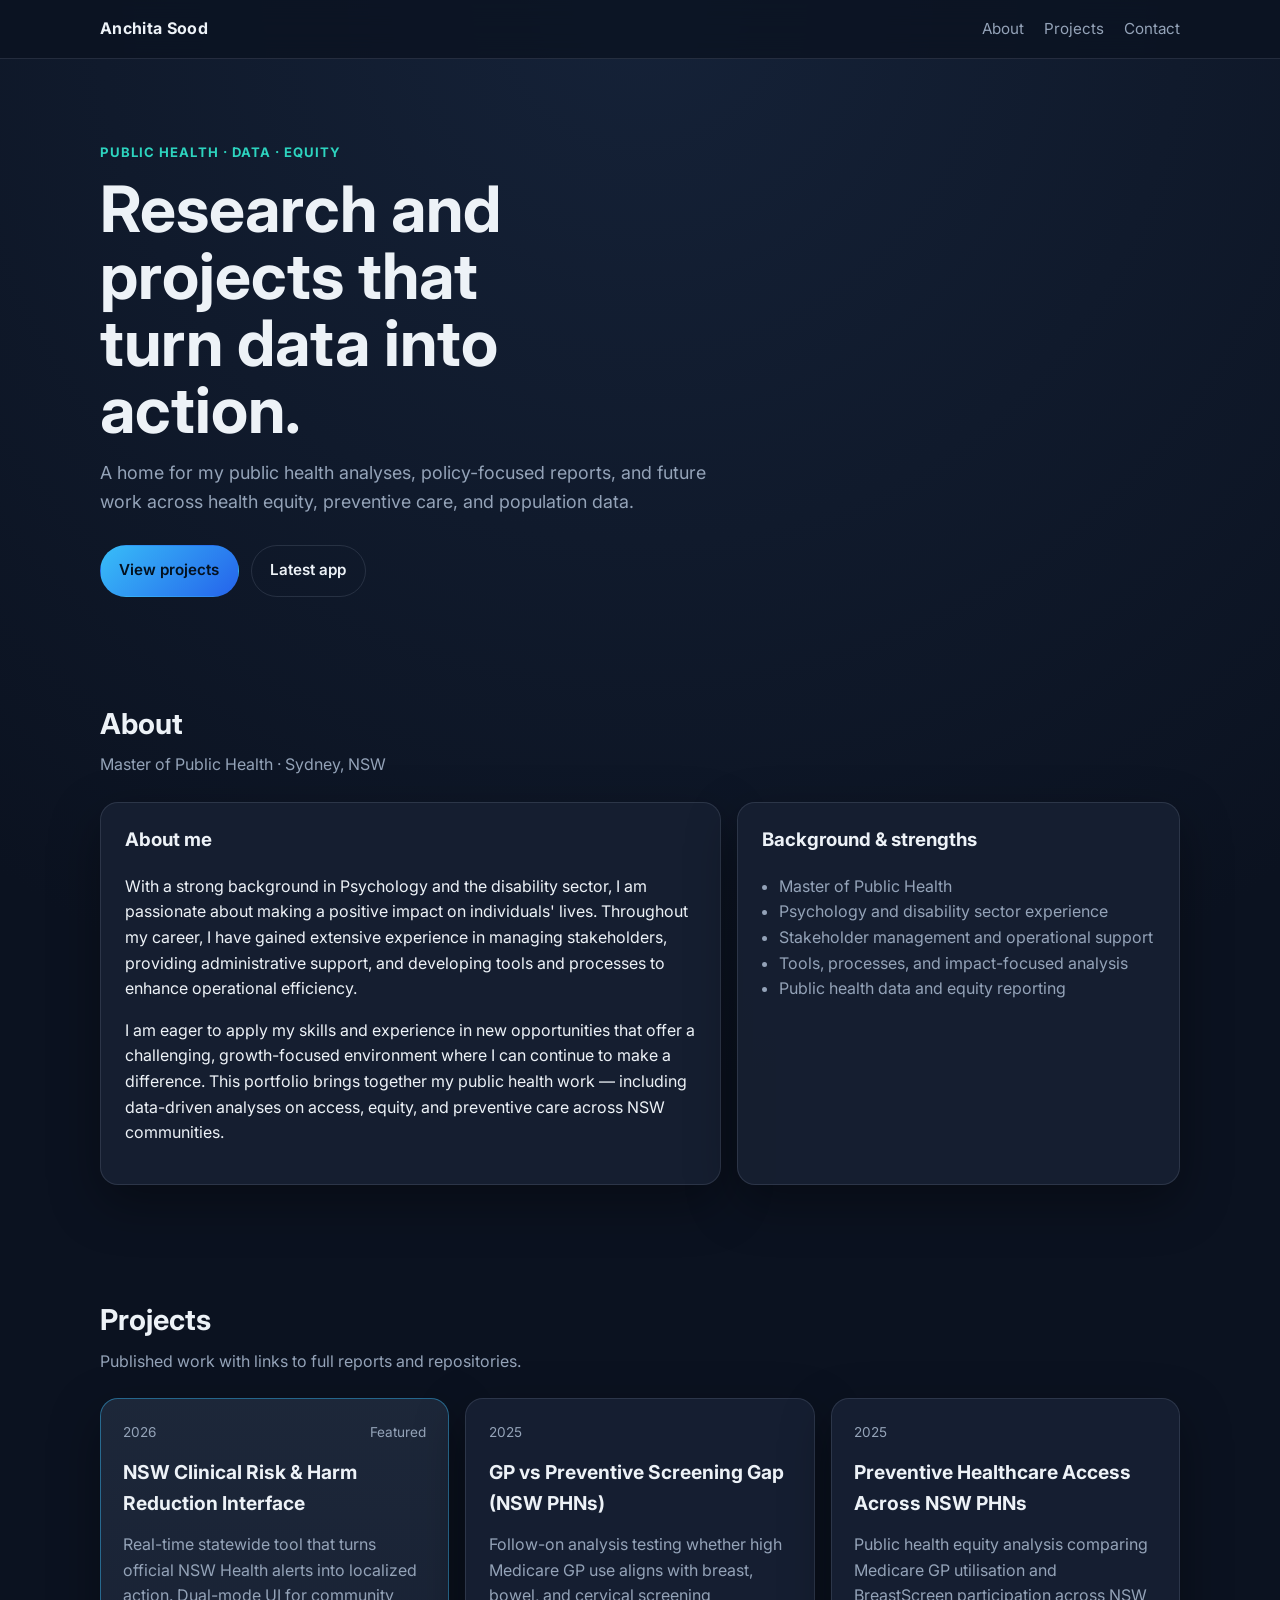
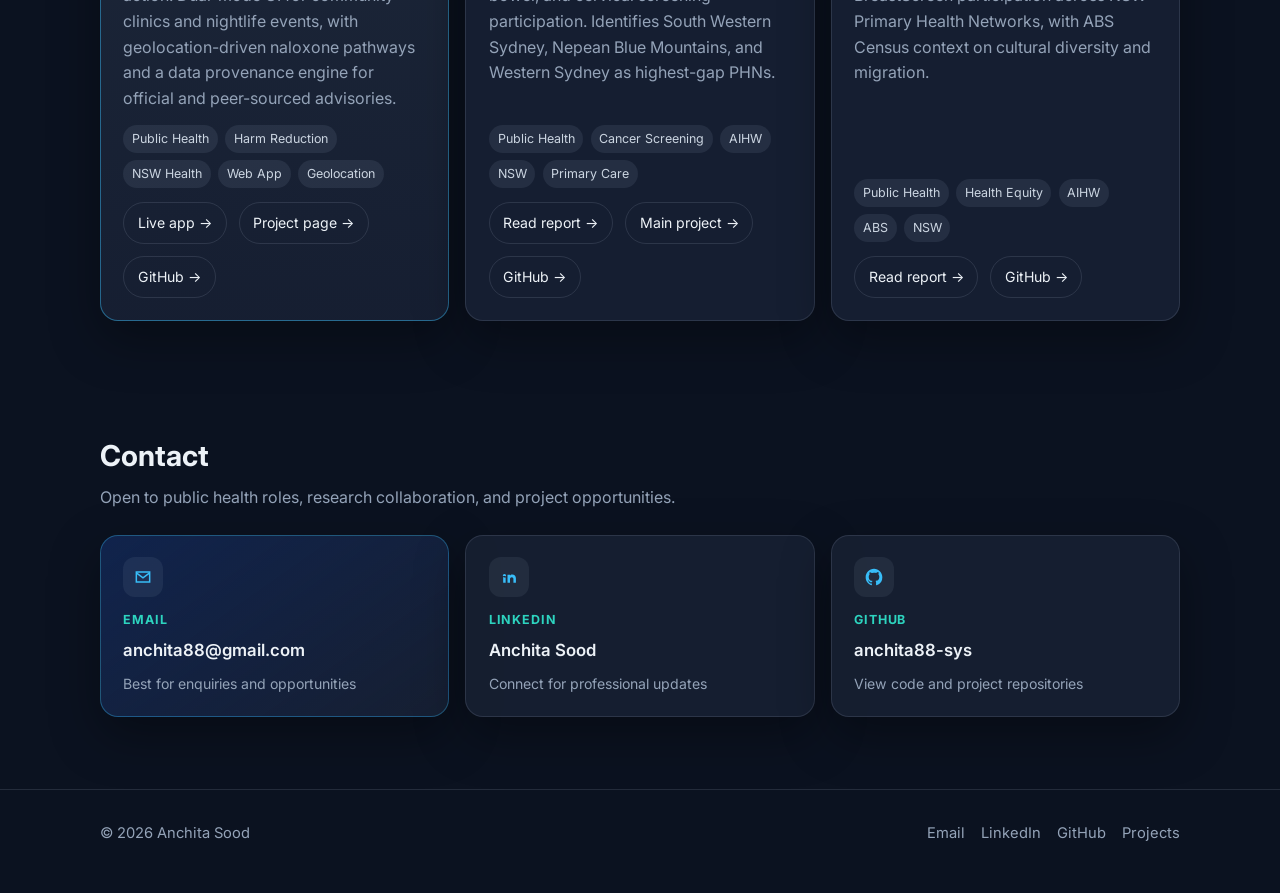
<file: index.html>
<!DOCTYPE html>
<html lang="en">
<head>
  <!-- Google tag (gtag.js) -->
  <script async src="https://www.googletagmanager.com/gtag/js?id=G-G775LLCF8V"></script>
  <script>
    window.dataLayer = window.dataLayer || [];
    function gtag(){dataLayer.push(arguments);}
    gtag('js', new Date());
    gtag('config', 'G-G775LLCF8V');
  </script>
  <meta charset="UTF-8" />
  <meta name="viewport" content="width=device-width, initial-scale=1.0" />
  <meta name="description" content="Anchita Sood — public health, data analysis, and health equity projects." />
  <title>Anchita Sood · Projects</title>
  <link rel="preconnect" href="https://fonts.googleapis.com" />
  <link rel="preconnect" href="https://fonts.gstatic.com" crossorigin />
  <link href="https://fonts.googleapis.com/css2?family=Inter:wght@400;600;700&display=swap" rel="stylesheet" />
  <link rel="stylesheet" href="assets/styles.css" />
</head>
<body>
  <header class="site-header">
    <div class="container nav">
      <a class="brand" href="#top">Anchita Sood</a>
      <nav class="nav-links" aria-label="Primary">
        <a href="#about">About</a>
        <a href="#projects">Projects</a>
        <a href="#contact">Contact</a>
      </nav>
    </div>
  </header>

  <main id="top">
    <section class="hero">
      <div class="container">
        <span class="eyebrow">Public health · Data · Equity</span>
        <h1>Research and projects that turn data into action.</h1>
        <p class="lead">
          A home for my public health analyses, policy-focused reports, and future work across
          health equity, preventive care, and population data.
        </p>
        <div class="hero-actions">
          <a class="button button-primary" href="#projects">View projects</a>
          <a
            class="button button-secondary"
            href="https://anchita88-sys.github.io/sentinel-AOD/"
            target="_blank"
            rel="noopener noreferrer"
          >
            Latest app
          </a>
        </div>
      </div>
    </section>

    <section class="section" id="about">
      <div class="container">
        <div class="section-header">
          <h2>About</h2>
          <p>Master of Public Health · Sydney, NSW</p>
        </div>
        <div class="about-grid">
          <article class="panel">
            <h3>About me</h3>
            <p>
              With a strong background in Psychology and the disability sector, I am passionate
              about making a positive impact on individuals' lives. Throughout my career, I have
              gained extensive experience in managing stakeholders, providing administrative support,
              and developing tools and processes to enhance operational efficiency.
            </p>
            <p>
              I am eager to apply my skills and experience in new opportunities that offer a
              challenging, growth-focused environment where I can continue to make a difference.
              This portfolio brings together my public health work — including data-driven analyses
              on access, equity, and preventive care across NSW communities.
            </p>
          </article>
          <article class="panel">
            <h3>Background &amp; strengths</h3>
            <ul>
              <li>Master of Public Health</li>
              <li>Psychology and disability sector experience</li>
              <li>Stakeholder management and operational support</li>
              <li>Tools, processes, and impact-focused analysis</li>
              <li>Public health data and equity reporting</li>
            </ul>
          </article>
        </div>
      </div>
    </section>

    <section class="section" id="projects">
      <div class="container">
        <div class="section-header">
          <h2>Projects</h2>
          <p>Published work with links to full reports and repositories.</p>
        </div>
        <div class="projects-grid" id="projects-grid"></div>
      </div>
    </section>

    <section class="section contact-section" id="contact">
      <div class="container">
        <div class="section-header">
          <h2>Contact</h2>
          <p>Open to public health roles, research collaboration, and project opportunities.</p>
        </div>
        <div class="contact-grid">
          <a class="contact-card contact-card-primary" href="mailto:anchita88@gmail.com">
            <span class="contact-icon" aria-hidden="true">
              <svg viewBox="0 0 24 24" fill="none" stroke="currentColor" stroke-width="1.8">
                <path d="M4 6h16v12H4z"/><path d="m4 7 8 6 8-6"/>
              </svg>
            </span>
            <span class="contact-label">Email</span>
            <span class="contact-value">anchita88@gmail.com</span>
            <span class="contact-hint">Best for enquiries and opportunities</span>
          </a>

          <a
            class="contact-card"
            href="https://www.linkedin.com/in/anchita-sood-765087220"
            target="_blank"
            rel="noopener noreferrer"
          >
            <span class="contact-icon" aria-hidden="true">
              <svg viewBox="0 0 24 24" fill="currentColor">
                <path d="M6.5 8.5a2 2 0 1 1 .001 3.999A2 2 0 0 1 6.5 8.5zM5 10.8V19h3V10.8H5zm5.2 0V19h3v-4.6c0-1.2.9-2.2 2.1-2.2s2 1 2 2.1V19h3v-5.4c0-2.8-1.9-4.6-4.4-4.6-1.3 0-2.2.6-2.7 1.2v-.9h-3z"/>
              </svg>
            </span>
            <span class="contact-label">LinkedIn</span>
            <span class="contact-value">Anchita Sood</span>
            <span class="contact-hint">Connect for professional updates</span>
          </a>

          <a
            class="contact-card"
            href="https://github.com/anchita88-sys"
            target="_blank"
            rel="noopener noreferrer"
          >
            <span class="contact-icon" aria-hidden="true">
              <svg viewBox="0 0 24 24" fill="currentColor">
                <path d="M12 2C6.48 2 2 6.58 2 12.24c0 4.51 2.87 8.33 6.84 9.68.5.1.68-.22.68-.5 0-.24-.01-.87-.01-1.7-2.78.62-3.37-1.36-3.37-1.36-.45-1.18-1.12-1.5-1.12-1.5-.92-.64.07-.63.07-.63 1.02.07 1.55 1.07 1.55 1.07.9 1.57 2.36 1.12 2.94.86.09-.67.35-1.12.64-1.38-2.22-.26-4.56-1.14-4.56-5.07 0-1.12.39-2.03 1.03-2.75-.1-.26-.45-1.32.1-2.74 0 0 .84-.27 2.75 1.05A9.2 9.2 0 0 1 12 6.84c.85.004 1.71.12 2.51.34 1.91-1.32 2.75-1.05 2.75-1.05.55 1.42.2 2.48.1 2.74.64.72 1.03 1.63 1.03 2.75 0 3.94-2.34 4.81-4.57 5.07.36.32.68.94.68 1.9 0 1.37-.01 2.47-.01 2.8 0 .28.18.6.69.5A10.03 10.03 0 0 0 22 12.24C22 6.58 17.52 2 12 2z"/>
              </svg>
            </span>
            <span class="contact-label">GitHub</span>
            <span class="contact-value">anchita88-sys</span>
            <span class="contact-hint">View code and project repositories</span>
          </a>
        </div>
      </div>
    </section>
  </main>

  <footer class="site-footer">
    <div class="container footer-row">
      <span>© <span id="year"></span> Anchita Sood</span>
      <div class="footer-links">
        <a href="mailto:anchita88@gmail.com">Email</a>
        <a href="https://www.linkedin.com/in/anchita-sood-765087220" target="_blank" rel="noopener noreferrer">LinkedIn</a>
        <a href="https://github.com/anchita88-sys" target="_blank" rel="noopener noreferrer">GitHub</a>
        <a href="#projects">Projects</a>
      </div>
    </div>
  </footer>

  <script src="assets/projects.js"></script>
  <script src="assets/site.js"></script>
  <script>
    document.getElementById("year").textContent = new Date().getFullYear();
  </script>
</body>
</html>
</file>
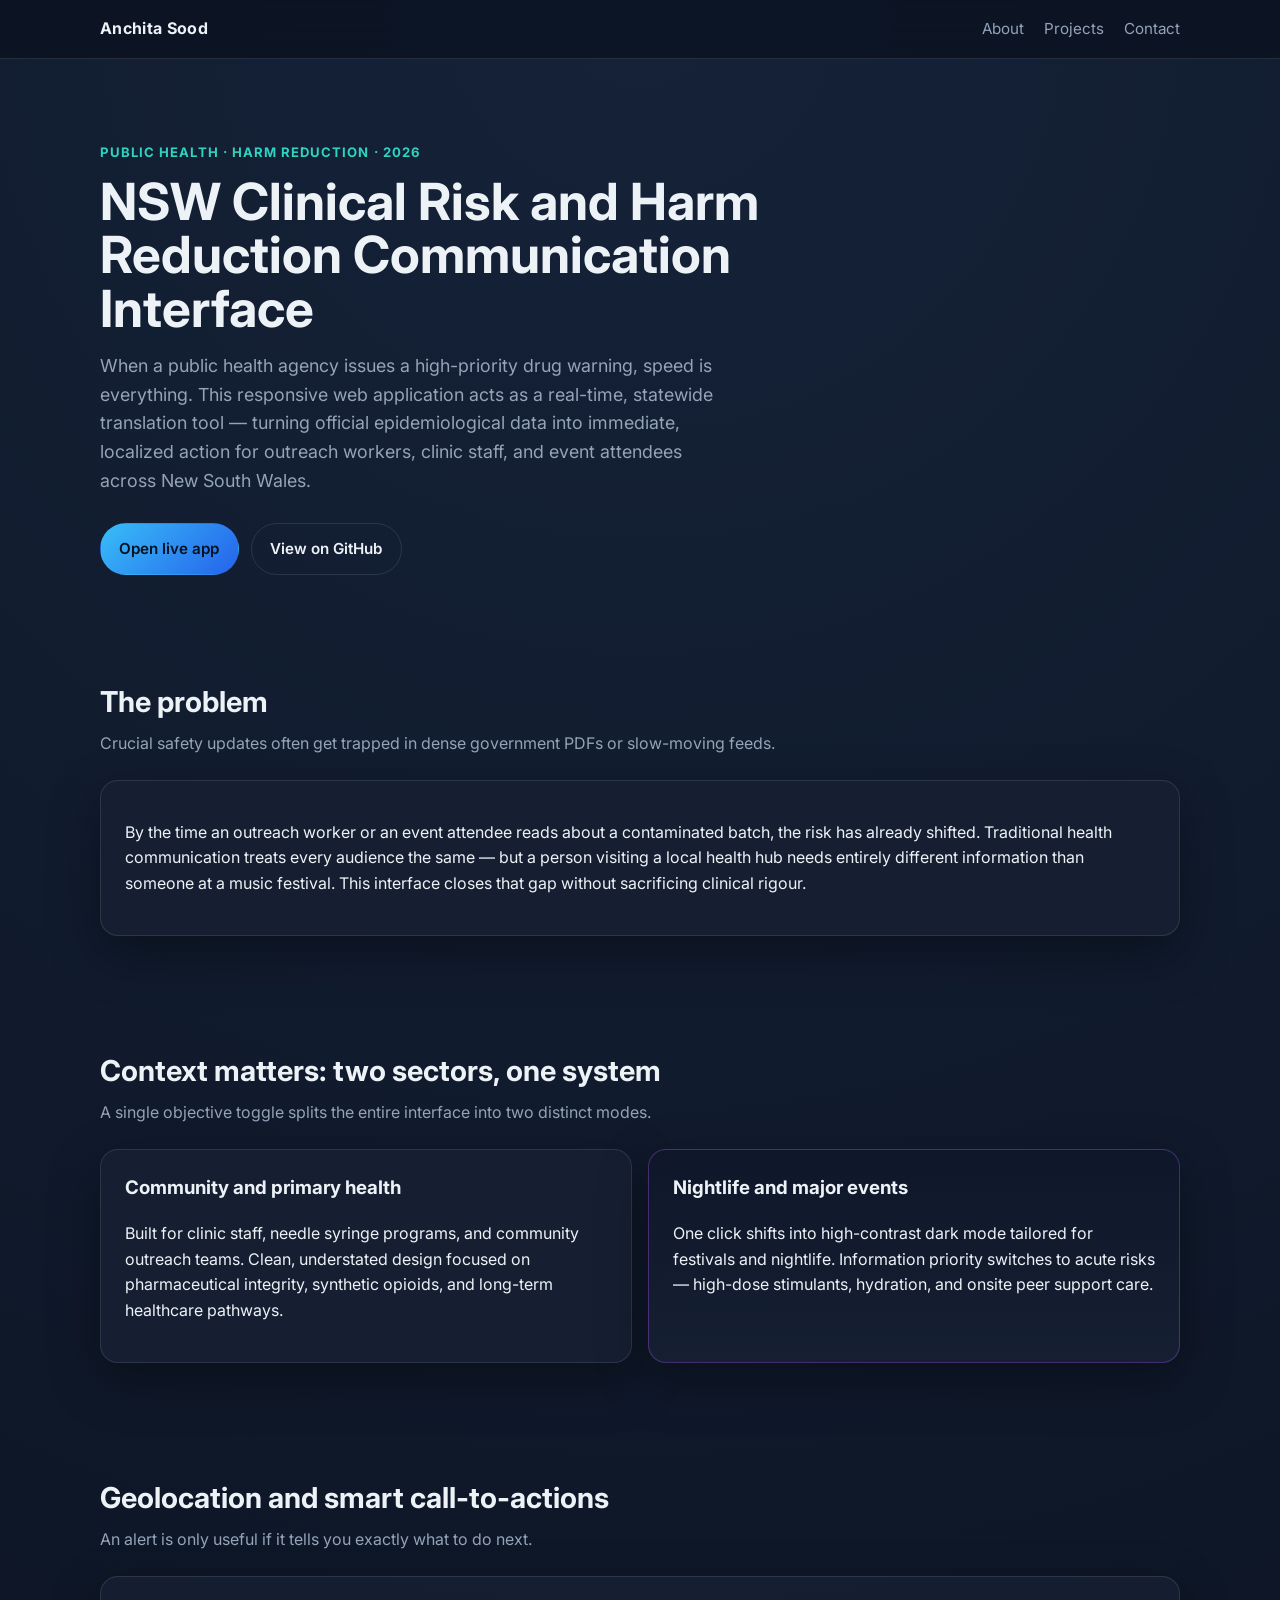
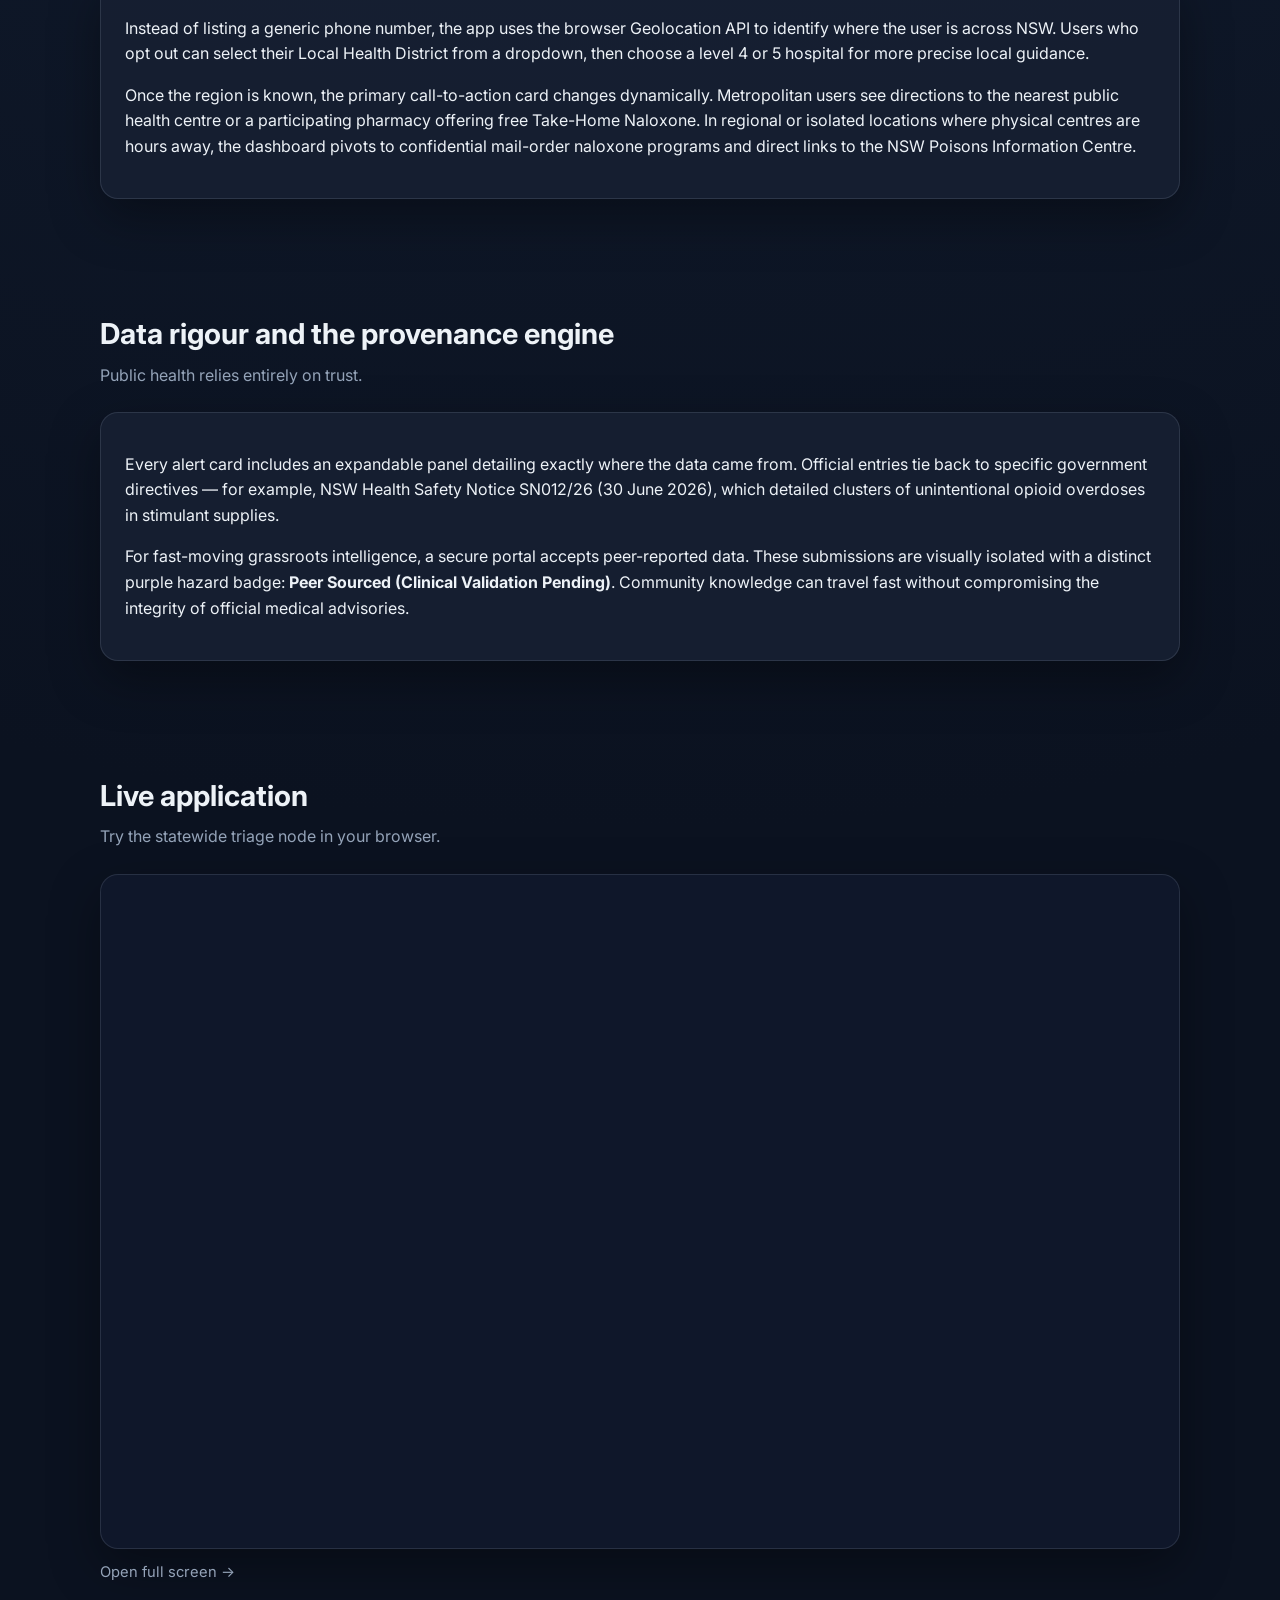
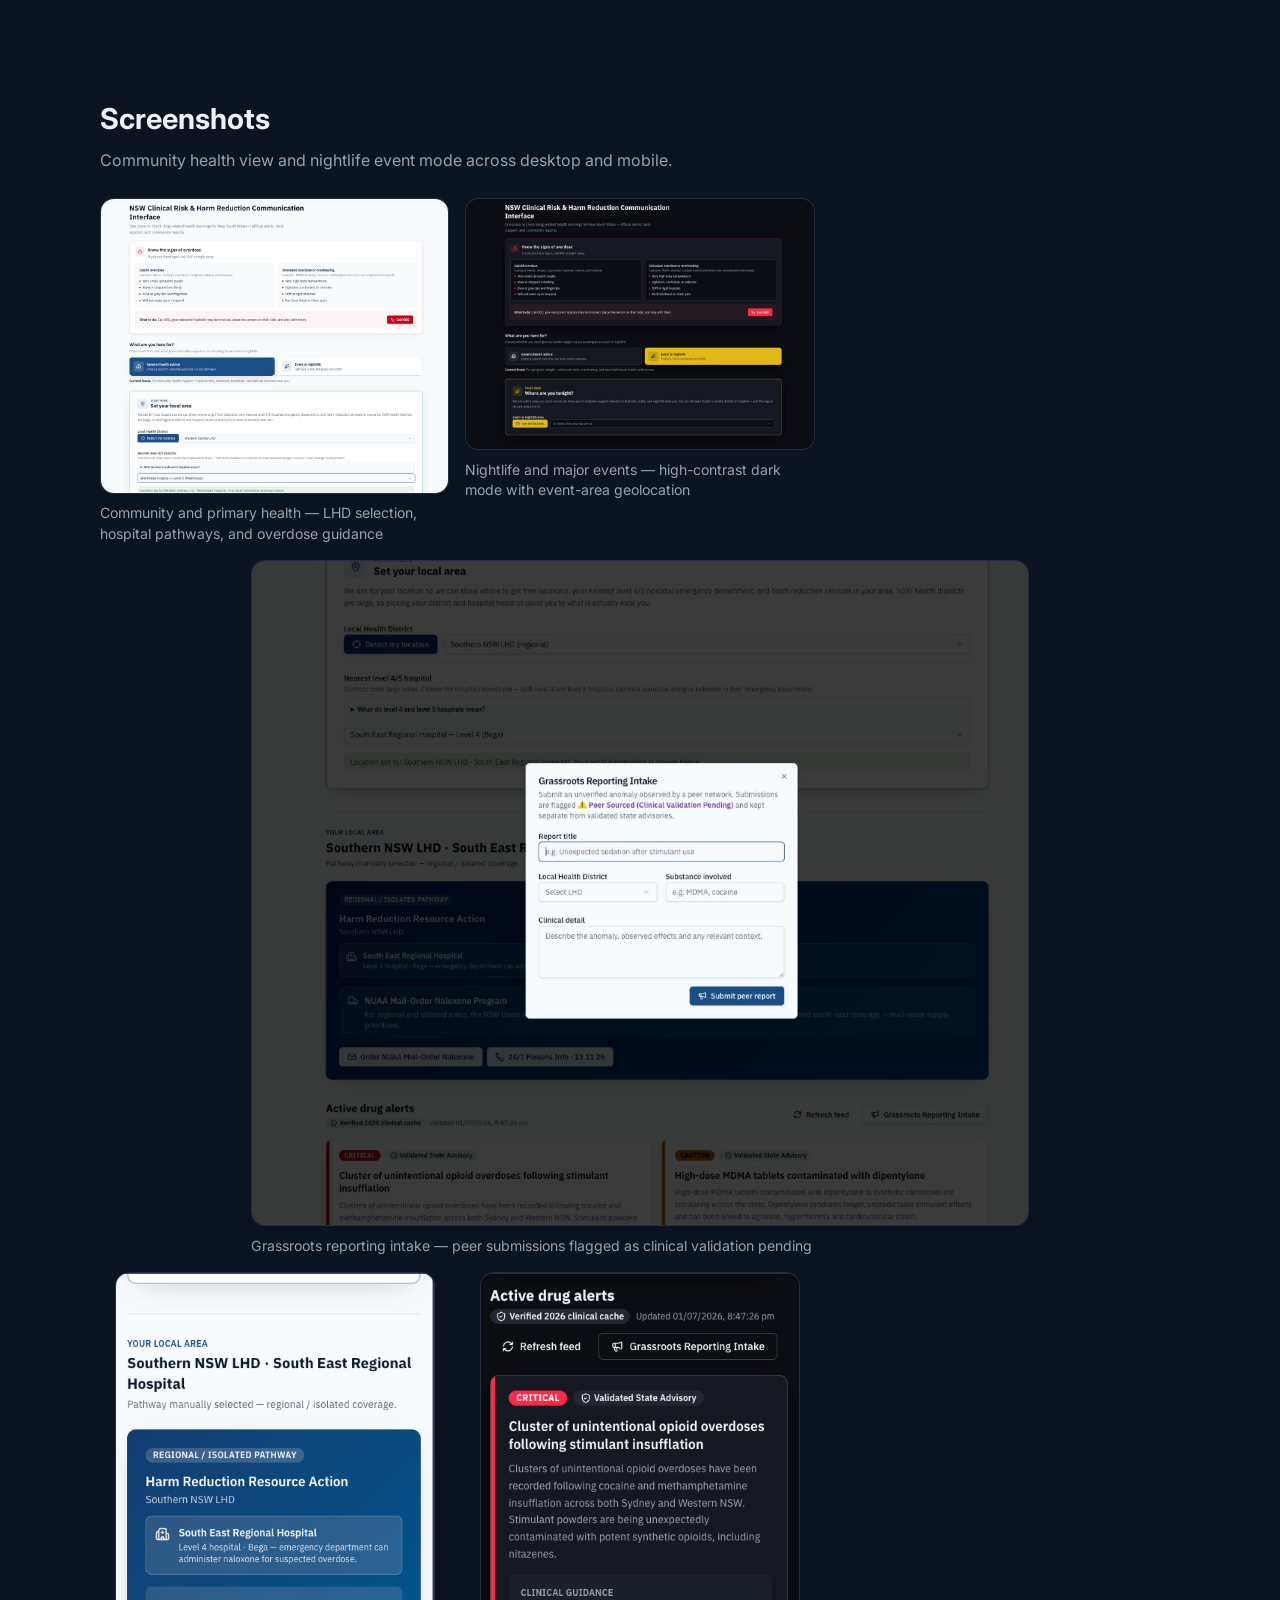
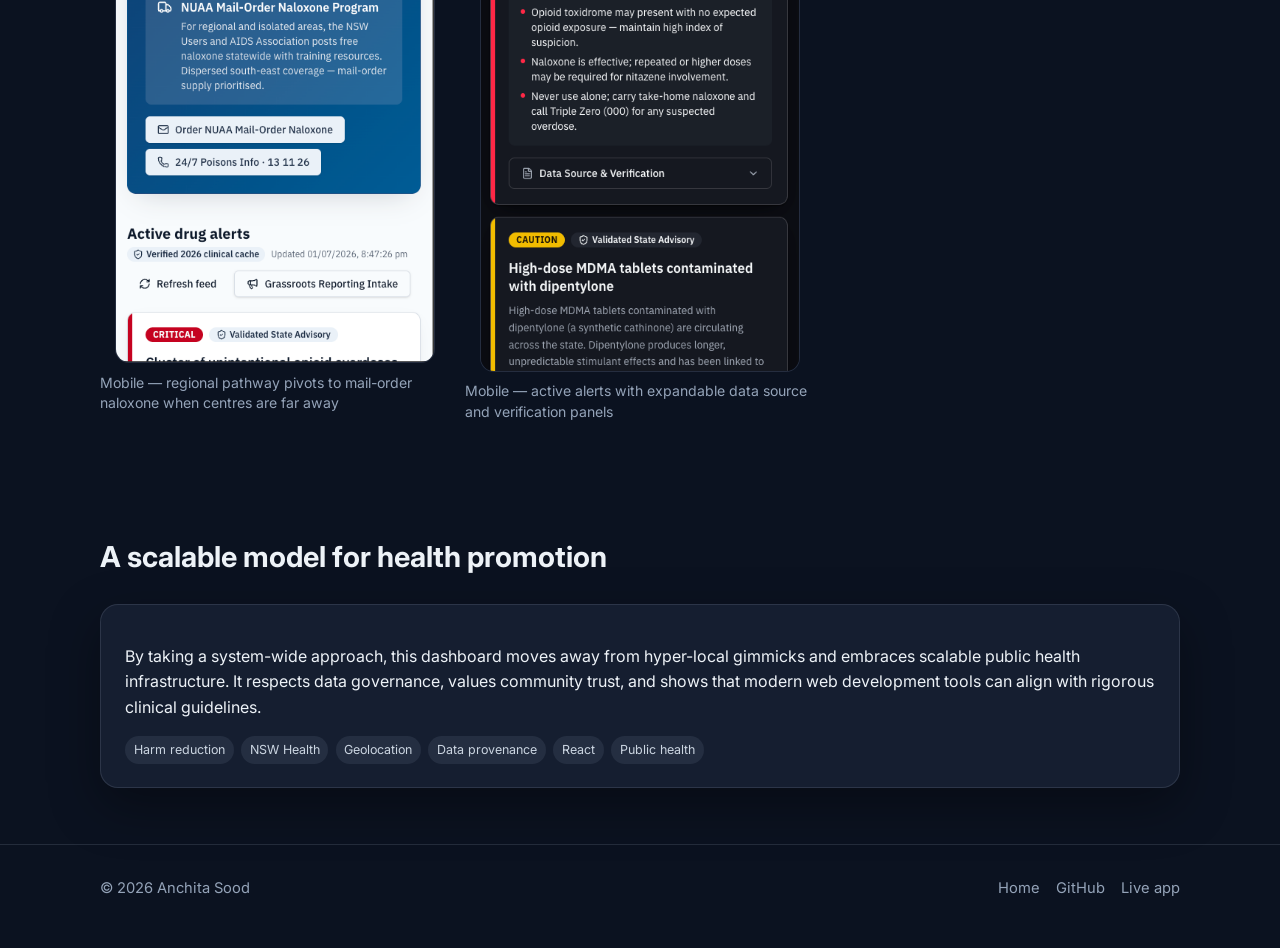
<file: sentinel-aod.html>
<!DOCTYPE html>
<html lang="en">
<head>
  <script async src="https://www.googletagmanager.com/gtag/js?id=G-G775LLCF8V"></script>
  <script>
    window.dataLayer = window.dataLayer || [];
    function gtag(){dataLayer.push(arguments);}
    gtag('js', new Date());
    gtag('config', 'G-G775LLCF8V');
  </script>
  <meta charset="UTF-8" />
  <meta name="viewport" content="width=device-width, initial-scale=1.0" />
  <meta name="description" content="NSW Clinical Risk and Harm Reduction Communication Interface — a real-time statewide tool that turns official epidemiological data into immediate, localized action." />
  <title>NSW Clinical Risk Interface · Anchita Sood</title>
  <link rel="preconnect" href="https://fonts.googleapis.com" />
  <link rel="preconnect" href="https://fonts.gstatic.com" crossorigin />
  <link href="https://fonts.googleapis.com/css2?family=Inter:wght@400;600;700&display=swap" rel="stylesheet" />
  <link rel="stylesheet" href="assets/styles.css" />
</head>
<body>
  <header class="site-header">
    <div class="container nav">
      <a class="brand" href="index.html">Anchita Sood</a>
      <nav class="nav-links" aria-label="Primary">
        <a href="index.html#about">About</a>
        <a href="index.html#projects">Projects</a>
        <a href="index.html#contact">Contact</a>
      </nav>
    </div>
  </header>

  <main>
    <section class="hero project-hero">
      <div class="container">
        <span class="eyebrow">Public health · Harm reduction · 2026</span>
        <h1>NSW Clinical Risk and Harm Reduction Communication Interface</h1>
        <p class="lead">
          When a public health agency issues a high-priority drug warning, speed is everything.
          This responsive web application acts as a real-time, statewide translation tool — turning
          official epidemiological data into immediate, localized action for outreach workers,
          clinic staff, and event attendees across New South Wales.
        </p>
        <div class="hero-actions">
          <a
            class="button button-primary"
            href="https://anchita88-sys.github.io/sentinel-AOD/"
            target="_blank"
            rel="noopener noreferrer"
          >
            Open live app
          </a>
          <a
            class="button button-secondary"
            href="https://github.com/anchita88-sys/sentinel-AOD"
            target="_blank"
            rel="noopener noreferrer"
          >
            View on GitHub
          </a>
        </div>
      </div>
    </section>

    <section class="section">
      <div class="container">
        <div class="section-header">
          <h2>The problem</h2>
          <p>Crucial safety updates often get trapped in dense government PDFs or slow-moving feeds.</p>
        </div>
        <article class="panel">
          <p>
            By the time an outreach worker or an event attendee reads about a contaminated batch,
            the risk has already shifted. Traditional health communication treats every audience the
            same — but a person visiting a local health hub needs entirely different information
            than someone at a music festival. This interface closes that gap without sacrificing
            clinical rigour.
          </p>
        </article>
      </div>
    </section>

    <section class="section">
      <div class="container">
        <div class="section-header">
          <h2>Context matters: two sectors, one system</h2>
          <p>A single objective toggle splits the entire interface into two distinct modes.</p>
        </div>
        <div class="feature-split">
          <article class="panel feature-panel">
            <h3>Community and primary health</h3>
            <p>
              Built for clinic staff, needle syringe programs, and community outreach teams.
              Clean, understated design focused on pharmaceutical integrity, synthetic opioids,
              and long-term healthcare pathways.
            </p>
          </article>
          <article class="panel feature-panel feature-panel-night">
            <h3>Nightlife and major events</h3>
            <p>
              One click shifts into high-contrast dark mode tailored for festivals and nightlife.
              Information priority switches to acute risks — high-dose stimulants, hydration,
              and onsite peer support care.
            </p>
          </article>
        </div>
      </div>
    </section>

    <section class="section">
      <div class="container">
        <div class="section-header">
          <h2>Geolocation and smart call-to-actions</h2>
          <p>An alert is only useful if it tells you exactly what to do next.</p>
        </div>
        <article class="panel">
          <p>
            Instead of listing a generic phone number, the app uses the browser Geolocation API
            to identify where the user is across NSW. Users who opt out can select their Local
            Health District from a dropdown, then choose a level 4 or 5 hospital for more precise
            local guidance.
          </p>
          <p>
            Once the region is known, the primary call-to-action card changes dynamically.
            Metropolitan users see directions to the nearest public health centre or a participating
            pharmacy offering free Take-Home Naloxone. In regional or isolated locations where
            physical centres are hours away, the dashboard pivots to confidential mail-order
            naloxone programs and direct links to the NSW Poisons Information Centre.
          </p>
        </article>
      </div>
    </section>

    <section class="section">
      <div class="container">
        <div class="section-header">
          <h2>Data rigour and the provenance engine</h2>
          <p>Public health relies entirely on trust.</p>
        </div>
        <article class="panel">
          <p>
            Every alert card includes an expandable panel detailing exactly where the data came from.
            Official entries tie back to specific government directives — for example, NSW Health
            Safety Notice SN012/26 (30 June 2026), which detailed clusters of unintentional opioid
            overdoses in stimulant supplies.
          </p>
          <p>
            For fast-moving grassroots intelligence, a secure portal accepts peer-reported data.
            These submissions are visually isolated with a distinct purple hazard badge:
            <strong>Peer Sourced (Clinical Validation Pending)</strong>. Community knowledge can
            travel fast without compromising the integrity of official medical advisories.
          </p>
        </article>
      </div>
    </section>

    <section class="section">
      <div class="container">
        <div class="section-header">
          <h2>Live application</h2>
          <p>Try the statewide triage node in your browser.</p>
        </div>
        <div class="live-embed">
          <iframe
            title="NSW Clinical Risk and Harm Reduction Communication Interface"
            src="https://anchita88-sys.github.io/sentinel-AOD/"
            loading="lazy"
          ></iframe>
        </div>
        <p class="embed-note">
          <a href="https://anchita88-sys.github.io/sentinel-AOD/" target="_blank" rel="noopener noreferrer">
            Open full screen →
          </a>
        </p>
      </div>
    </section>

    <section class="section">
      <div class="container">
        <div class="section-header">
          <h2>Screenshots</h2>
          <p>Community health view and nightlife event mode across desktop and mobile.</p>
        </div>
        <div class="screenshot-grid">
          <figure class="screenshot-card">
            <img
              class="screenshot-img"
              src="assets/sentinel-aod/community-desktop.png"
              alt="Community health desktop view with overdose signs, sector toggle, and LHD hospital selection"
              loading="lazy"
            />
            <figcaption>Community and primary health — LHD selection, hospital pathways, and overdose guidance</figcaption>
          </figure>
          <figure class="screenshot-card">
            <img
              class="screenshot-img"
              src="assets/sentinel-aod/nightlife-desktop.png"
              alt="Nightlife event mode desktop view with dark theme and event area selection"
              loading="lazy"
            />
            <figcaption>Nightlife and major events — high-contrast dark mode with event-area geolocation</figcaption>
          </figure>
          <figure class="screenshot-card screenshot-card-wide">
            <img
              class="screenshot-img"
              src="assets/sentinel-aod/grassroots-modal.png"
              alt="Grassroots reporting intake modal with peer-sourced validation pending badge"
              loading="lazy"
            />
            <figcaption>Grassroots reporting intake — peer submissions flagged as clinical validation pending</figcaption>
          </figure>
          <figure class="screenshot-card">
            <img
              class="screenshot-img screenshot-img-mobile"
              src="assets/sentinel-aod/community-mobile.png"
              alt="Mobile community view showing regional mail-order naloxone pathway for Southern NSW"
              loading="lazy"
            />
            <figcaption>Mobile — regional pathway pivots to mail-order naloxone when centres are far away</figcaption>
          </figure>
          <figure class="screenshot-card">
            <img
              class="screenshot-img screenshot-img-mobile"
              src="assets/sentinel-aod/nightlife-mobile.png"
              alt="Mobile nightlife view showing critical and caution drug alerts with data provenance panels"
              loading="lazy"
            />
            <figcaption>Mobile — active alerts with expandable data source and verification panels</figcaption>
          </figure>
        </div>
      </div>
    </section>

    <section class="section">
      <div class="container">
        <div class="section-header">
          <h2>A scalable model for health promotion</h2>
        </div>
        <article class="panel">
          <p>
            By taking a system-wide approach, this dashboard moves away from hyper-local gimmicks
            and embraces scalable public health infrastructure. It respects data governance, values
            community trust, and shows that modern web development tools can align with rigorous
            clinical guidelines.
          </p>
          <div class="tag-list" style="margin-top: 1rem;">
            <span class="tag">Harm reduction</span>
            <span class="tag">NSW Health</span>
            <span class="tag">Geolocation</span>
            <span class="tag">Data provenance</span>
            <span class="tag">React</span>
            <span class="tag">Public health</span>
          </div>
        </article>
      </div>
    </section>
  </main>

  <footer class="site-footer">
    <div class="container footer-row">
      <span>© <span id="year"></span> Anchita Sood</span>
      <div class="footer-links">
        <a href="index.html">Home</a>
        <a href="https://github.com/anchita88-sys/sentinel-AOD" target="_blank" rel="noopener noreferrer">GitHub</a>
        <a href="https://anchita88-sys.github.io/sentinel-AOD/" target="_blank" rel="noopener noreferrer">Live app</a>
      </div>
    </div>
  </footer>

  <script>
    document.getElementById("year").textContent = new Date().getFullYear();
  </script>
</body>
</html>
</file>
<file: assets/styles.css>
:root {
  --bg: #0b1220;
  --bg-soft: #121b2e;
  --card: #172033;
  --text: #edf2f7;
  --muted: #94a3b8;
  --accent: #38bdf8;
  --accent-2: #2dd4bf;
  --border: rgba(148, 163, 184, 0.18);
  --shadow: 0 18px 50px rgba(0, 0, 0, 0.35);
  --radius: 18px;
  --max: 1080px;
}

* {
  box-sizing: border-box;
}

html {
  scroll-behavior: smooth;
}

body {
  margin: 0;
  font-family: Inter, "Segoe UI", system-ui, sans-serif;
  background: radial-gradient(circle at top, #152238 0%, var(--bg) 42%);
  color: var(--text);
  line-height: 1.6;
  overflow-x: hidden;
}

a {
  color: inherit;
  text-decoration: none;
}

.container {
  width: min(calc(100% - 2rem), var(--max));
  margin: 0 auto;
}

.site-header {
  position: sticky;
  top: 0;
  z-index: 10;
  backdrop-filter: blur(14px);
  background: rgba(11, 18, 32, 0.78);
  border-bottom: 1px solid var(--border);
}

.nav {
  display: flex;
  align-items: center;
  justify-content: space-between;
  gap: 1rem;
  padding: 1rem 0;
}

.brand {
  font-weight: 700;
  letter-spacing: 0.02em;
}

.nav-links {
  display: flex;
  gap: 1.25rem;
  font-size: 0.95rem;
  color: var(--muted);
}

.nav-links a:hover,
.footer-links a:hover {
  color: var(--text);
}

.hero {
  padding: 5rem 0 3rem;
}

.eyebrow {
  display: inline-block;
  font-size: 0.82rem;
  font-weight: 700;
  letter-spacing: 0.08em;
  text-transform: uppercase;
  color: var(--accent-2);
  margin-bottom: 0.75rem;
}

.hero h1 {
  font-size: clamp(2.4rem, 5vw, 4rem);
  line-height: 1.05;
  margin: 0 0 1rem;
  max-width: 12ch;
}

.lead {
  font-size: 1.12rem;
  color: var(--muted);
  max-width: 58ch;
  margin: 0 0 1.75rem;
}

.hero-actions,
.card-links {
  display: flex;
  flex-wrap: wrap;
  gap: 0.75rem;
}

.button {
  display: inline-flex;
  align-items: center;
  justify-content: center;
  padding: 0.8rem 1.15rem;
  border-radius: 999px;
  border: 1px solid transparent;
  font-weight: 600;
  font-size: 0.95rem;
  transition: transform 0.15s ease, background 0.15s ease, border-color 0.15s ease;
}

.button:hover {
  transform: translateY(-1px);
}

.button-primary {
  background: linear-gradient(135deg, var(--accent), #2563eb);
  color: #04111f;
}

.button-secondary {
  background: transparent;
  border-color: var(--border);
  color: var(--text);
}

.section {
  padding: 3.5rem 0;
}

.section-header {
  margin-bottom: 1.5rem;
}

.section-header h2 {
  margin: 0 0 0.35rem;
  font-size: 1.8rem;
}

.section-header p {
  margin: 0;
  color: var(--muted);
}

.about-grid {
  display: grid;
  grid-template-columns: 1.4fr 1fr;
  gap: 1rem;
}

.panel {
  background: rgba(23, 32, 51, 0.88);
  border: 1px solid var(--border);
  border-radius: var(--radius);
  padding: 1.4rem 1.5rem;
  box-shadow: var(--shadow);
}

.panel h3 {
  margin-top: 0;
}

.panel ul {
  margin: 0;
  padding-left: 1.1rem;
  color: var(--muted);
}

.projects-grid {
  display: grid;
  grid-template-columns: repeat(auto-fit, minmax(280px, 1fr));
  gap: 1rem;
}

.project-card {
  background: rgba(23, 32, 51, 0.92);
  border: 1px solid var(--border);
  border-radius: var(--radius);
  padding: 1.4rem;
  box-shadow: var(--shadow);
  display: flex;
  flex-direction: column;
  gap: 0.85rem;
}

.project-card.featured {
  border-color: rgba(56, 189, 248, 0.45);
  background: linear-gradient(180deg, rgba(30, 41, 59, 0.95), rgba(23, 32, 51, 0.95));
}

.project-meta {
  display: flex;
  justify-content: space-between;
  gap: 0.75rem;
  color: var(--muted);
  font-size: 0.85rem;
}

.tag-list {
  display: flex;
  flex-wrap: wrap;
  gap: 0.45rem;
}

.tag {
  font-size: 0.78rem;
  padding: 0.25rem 0.55rem;
  border-radius: 999px;
  background: rgba(148, 163, 184, 0.12);
  color: #cbd5e1;
}

.project-card h3 {
  margin: 0;
  font-size: 1.2rem;
}

.project-card p {
  margin: 0;
  color: var(--muted);
  flex: 1;
}

.link-chip {
  display: inline-flex;
  align-items: center;
  gap: 0.35rem;
  padding: 0.55rem 0.85rem;
  border-radius: 999px;
  border: 1px solid var(--border);
  font-size: 0.88rem;
  color: var(--text);
}

.link-chip:hover {
  border-color: rgba(56, 189, 248, 0.5);
  color: var(--accent);
}

.empty-state {
  color: var(--muted);
  font-style: italic;
}

.contact-section {
  padding-bottom: 4.5rem;
}

.contact-grid {
  display: grid;
  grid-template-columns: repeat(auto-fit, minmax(min(100%, 260px), 1fr));
  gap: 1rem;
}

.contact-card {
  display: flex;
  flex-direction: column;
  gap: 0.45rem;
  padding: 1.35rem 1.4rem;
  border-radius: var(--radius);
  border: 1px solid var(--border);
  background: rgba(23, 32, 51, 0.88);
  box-shadow: var(--shadow);
  transition: transform 0.18s ease, border-color 0.18s ease, background 0.18s ease;
  min-width: 0;
}

.contact-card:hover {
  transform: translateY(-3px);
  border-color: rgba(56, 189, 248, 0.45);
  background: rgba(28, 39, 61, 0.95);
}

.contact-card-primary {
  background: linear-gradient(145deg, rgba(37, 99, 235, 0.22), rgba(23, 32, 51, 0.95));
  border-color: rgba(56, 189, 248, 0.35);
}

.contact-card-primary:hover {
  border-color: rgba(56, 189, 248, 0.65);
  background: linear-gradient(145deg, rgba(37, 99, 235, 0.3), rgba(28, 39, 61, 0.98));
}

.contact-icon {
  display: inline-flex;
  align-items: center;
  justify-content: center;
  width: 2.5rem;
  height: 2.5rem;
  border-radius: 12px;
  background: rgba(148, 163, 184, 0.1);
  color: var(--accent);
  margin-bottom: 0.35rem;
}

.contact-icon svg {
  width: 1.25rem;
  height: 1.25rem;
}

.contact-label {
  font-size: 0.78rem;
  font-weight: 700;
  letter-spacing: 0.07em;
  text-transform: uppercase;
  color: var(--accent-2);
}

.contact-value {
  font-size: 1.05rem;
  font-weight: 600;
  color: var(--text);
  overflow-wrap: anywhere;
}

.contact-hint {
  font-size: 0.88rem;
  color: var(--muted);
  line-height: 1.45;
  margin-top: 0.15rem;
}

.site-footer {
  border-top: 1px solid var(--border);
  padding: 2rem 0 3rem;
  color: var(--muted);
  font-size: 0.92rem;
}

.footer-row {
  display: flex;
  justify-content: space-between;
  gap: 1rem;
  flex-wrap: wrap;
}

.footer-links {
  display: flex;
  gap: 1rem;
}

@media (max-width: 760px) {
  .nav-links {
    display: none;
  }

  .container {
    width: min(calc(100% - 1.25rem), var(--max));
  }

  .section {
    padding: 2.75rem 0;
  }

  .section-header h2 {
    font-size: 1.55rem;
  }

  .about-grid {
    grid-template-columns: 1fr;
  }

  .contact-section {
    padding-bottom: 3rem;
  }

  .contact-grid {
    grid-template-columns: 1fr;
    gap: 0.75rem;
  }

  .contact-card {
    display: grid;
    grid-template-columns: 3rem 1fr;
    grid-template-rows: auto auto auto;
    column-gap: 0.9rem;
    row-gap: 0.15rem;
    align-items: start;
    padding: 1rem 1rem;
    box-shadow: none;
  }

  .contact-card:hover {
    transform: none;
  }

  .contact-icon {
    grid-row: 1 / span 3;
    grid-column: 1;
    align-self: center;
    margin-bottom: 0;
    width: 3rem;
    height: 3rem;
    border-radius: 14px;
  }

  .contact-label,
  .contact-value,
  .contact-hint {
    grid-column: 2;
  }

  .contact-value {
    font-size: 0.98rem;
    line-height: 1.35;
  }

  .contact-hint {
    font-size: 0.82rem;
    margin-top: 0;
  }

  .hero {
    padding-top: 3.5rem;
  }

  .footer-row {
    flex-direction: column;
    align-items: flex-start;
  }

  .footer-links {
    flex-wrap: wrap;
    gap: 0.75rem 1rem;
  }
}

/* Project showcase pages */
.project-hero h1 {
  max-width: 22ch;
  font-size: clamp(2rem, 4.5vw, 3.2rem);
}

.feature-split {
  display: grid;
  grid-template-columns: repeat(auto-fit, minmax(280px, 1fr));
  gap: 1rem;
}

.feature-panel h3 {
  margin-top: 0;
}

.feature-panel-night {
  background: linear-gradient(180deg, rgba(15, 23, 42, 0.98), rgba(23, 32, 51, 0.95));
  border-color: rgba(168, 85, 247, 0.35);
}

.live-embed {
  border: 1px solid var(--border);
  border-radius: var(--radius);
  overflow: hidden;
  box-shadow: var(--shadow);
  background: #0f172a;
  aspect-ratio: 16 / 10;
}

.live-embed iframe {
  width: 100%;
  height: 100%;
  border: 0;
  display: block;
}

.embed-note {
  margin: 0.75rem 0 0;
  font-size: 0.92rem;
  color: var(--muted);
}

.embed-note a:hover {
  color: var(--accent);
}

.screenshot-grid {
  display: grid;
  grid-template-columns: repeat(auto-fit, minmax(260px, 1fr));
  gap: 1rem;
}

.screenshot-card {
  margin: 0;
}

.screenshot-placeholder {
  display: flex;
  align-items: center;
  justify-content: center;
  min-height: 200px;
  border-radius: calc(var(--radius) - 4px);
  border: 1px dashed rgba(148, 163, 184, 0.35);
  background: rgba(23, 32, 51, 0.6);
  color: var(--muted);
  font-size: 0.9rem;
  font-weight: 600;
  text-align: center;
  padding: 1rem;
}

.screenshot-placeholder-dark {
  background: linear-gradient(145deg, #0f172a, #1e1b4b);
  border-color: rgba(168, 85, 247, 0.35);
  color: #c4b5fd;
}

.screenshot-card figcaption {
  margin-top: 0.6rem;
  font-size: 0.88rem;
  color: var(--muted);
  line-height: 1.45;
}

.screenshot-img {
  width: 100%;
  height: auto;
  display: block;
  border-radius: calc(var(--radius) - 4px);
  border: 1px solid var(--border);
  background: rgba(15, 23, 42, 0.5);
}

.screenshot-img-mobile {
  max-width: 320px;
  margin: 0 auto;
}

.screenshot-card-wide {
  grid-column: 1 / -1;
}

@media (min-width: 900px) {
  .screenshot-card-wide {
    max-width: 72%;
    margin: 0 auto;
    grid-column: 1 / -1;
  }
}
</file>
